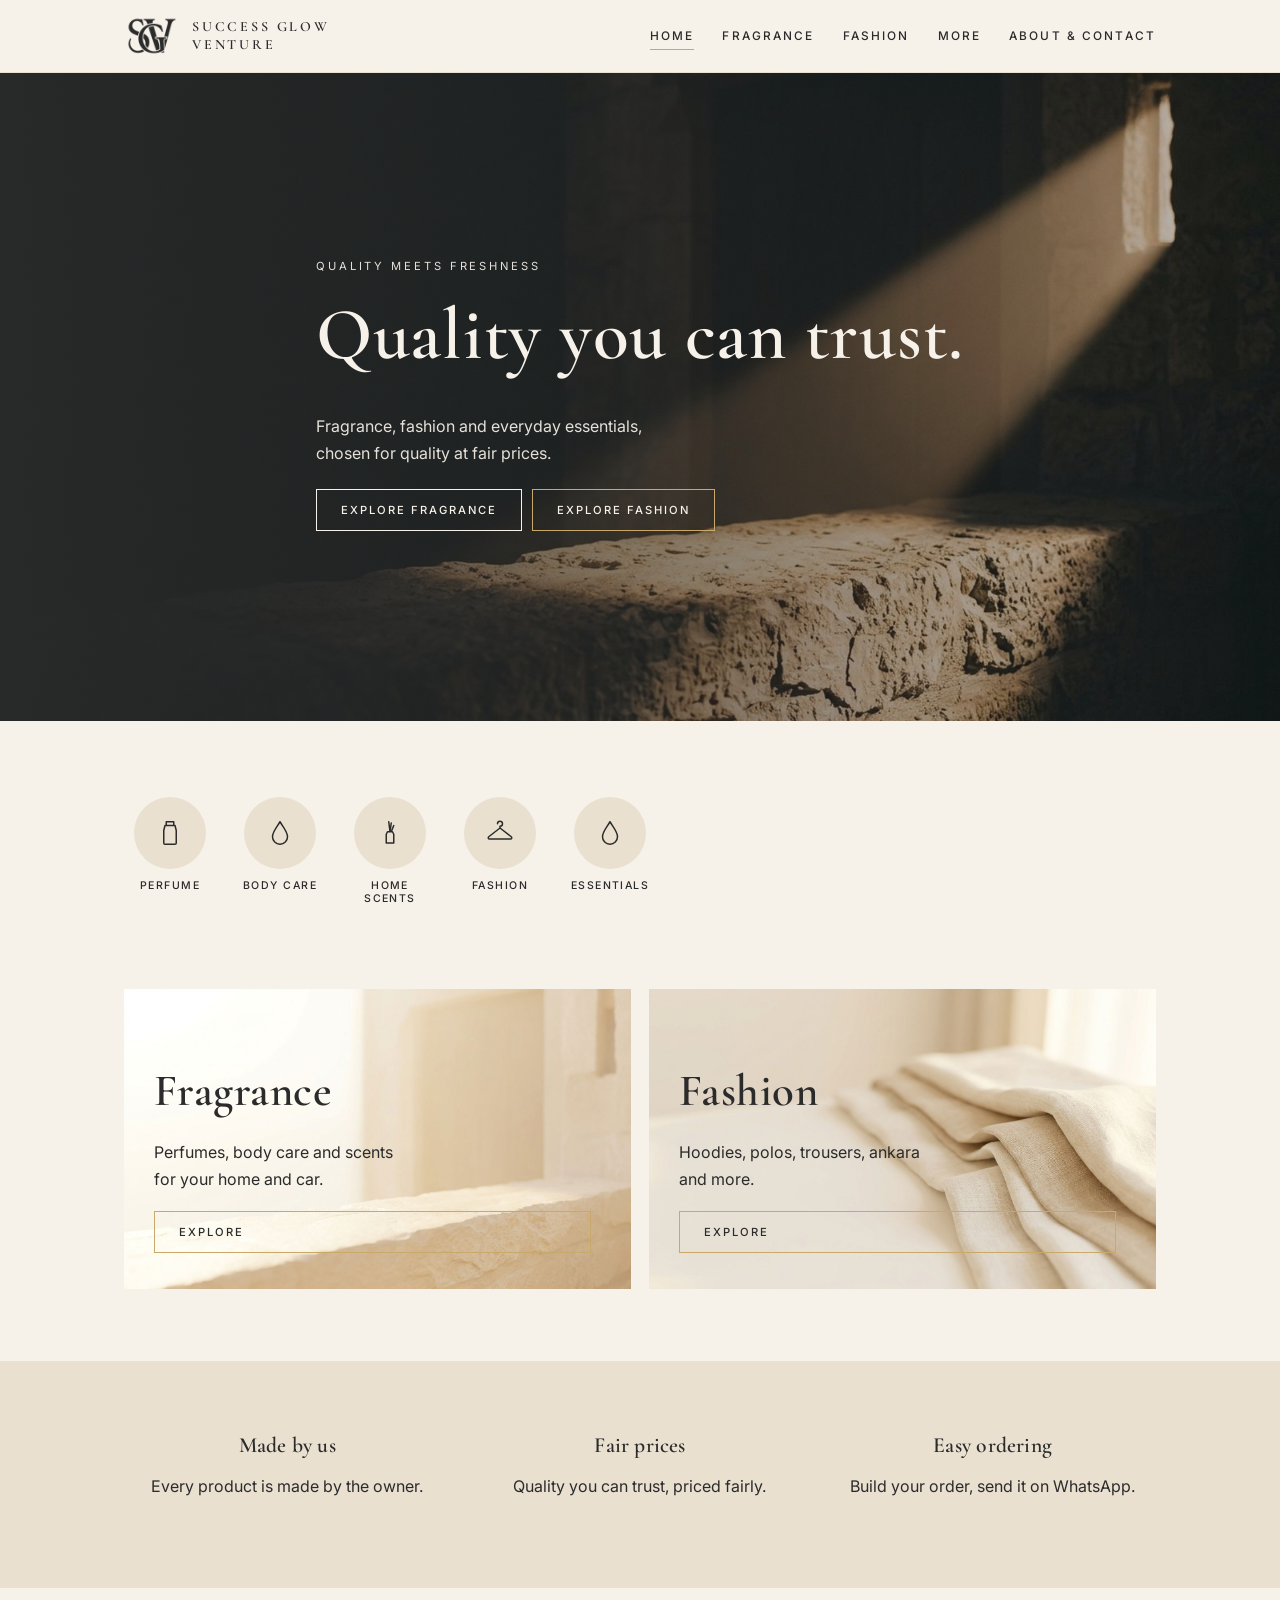
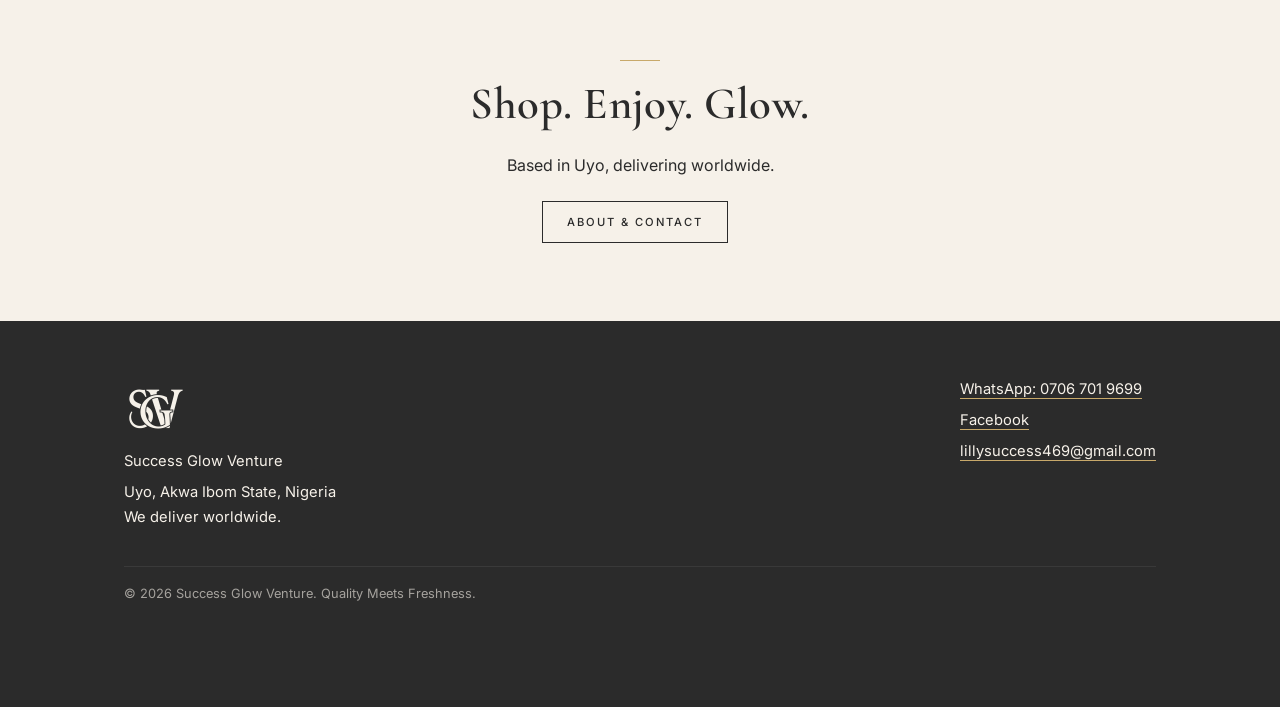
<file: index.html>
<!DOCTYPE html>
<html lang="en"><head><meta charset="utf-8"><meta name="viewport" content="width=device-width,initial-scale=1">
<title>Success Glow Venture | Fragrance, Fashion and Essentials</title><meta name="description" content="Quality you can trust. Fragrance, fashion and everyday essentials from Uyo, delivered worldwide."><meta name="theme-color" content="#F6F1E9">
<link rel="icon" href="favicon.svg" type="image/svg+xml"><link rel="apple-touch-icon" href="apple-touch-icon.png">
<link rel="preconnect" href="https://fonts.googleapis.com"><link rel="preconnect" href="https://fonts.gstatic.com" crossorigin>
<link href="https://fonts.googleapis.com/css2?family=Cormorant+Garamond:wght@600&family=Inter:wght@400;500&display=swap" rel="stylesheet">
<link rel="stylesheet" href="style.css"></head><body><svg width="0" height="0" style="position:absolute" aria-hidden="true"><symbol id="bottle" viewBox="0 0 24 24"><path d="M9 3h6v3H9zM8 6h8l1 4v10a1 1 0 0 1-1 1H8a1 1 0 0 1-1-1V10z"/></symbol><symbol id="drop" viewBox="0 0 24 24"><path d="M12 3C9 8 6 11 6 15a6 6 0 0 0 12 0c0-4-3-7-6-12z"/></symbol><symbol id="diff" viewBox="0 0 24 24"><path d="M10 11h4l1 2v7H9v-7zM11 3l1 8M13 4l-1 7M15 6l-2 5"/></symbol><symbol id="hang" viewBox="0 0 24 24"><path d="M12 8V6.5a2 2 0 1 0-2-2M12 8l9 7a1 1 0 0 1-.6 1.8H3.6A1 1 0 0 1 3 15z"/></symbol><symbol id="bag" viewBox="0 0 24 24"><path d="M5 8h14l1 12H4zM9 8V6a3 3 0 0 1 6 0v2"/></symbol></svg>
<header><div class="bar"><a class="brand" href="index.html"><img src="logo-dark.png" alt="SGV monogram"><span>Success Glow<br>Venture</span></a><nav aria-label="Main"><a href="index.html" aria-current="page">Home</a><a href="fragrance.html">Fragrance</a><a href="fashion.html">Fashion</a><a href="more.html">More</a><a href="contact.html">About &amp; Contact</a></nav></div></header>
<main><section class="hero"><div class="wrap"><p class="eyebrow">Quality Meets Freshness</p><h1>Quality you can trust.</h1><p>Fragrance, fashion and everyday essentials, chosen for quality at fair prices.</p><a class="btn" href="fragrance.html">Explore fragrance</a><a class="btn alt" href="fashion.html">Explore fashion</a></div></section>
<section><div class="wrap"><div class="cats"><a class="cat" href="fragrance.html#perfume"><span><svg class="ic" viewBox="0 0 24 24" fill="none" stroke="currentColor" stroke-width="1.2" stroke-linecap="round" stroke-linejoin="round" aria-hidden="true"><use href="#bottle"/></svg></span>Perfume</a><a class="cat" href="fragrance.html#body"><span><svg class="ic" viewBox="0 0 24 24" fill="none" stroke="currentColor" stroke-width="1.2" stroke-linecap="round" stroke-linejoin="round" aria-hidden="true"><use href="#drop"/></svg></span>Body care</a><a class="cat" href="fragrance.html#home"><span><svg class="ic" viewBox="0 0 24 24" fill="none" stroke="currentColor" stroke-width="1.2" stroke-linecap="round" stroke-linejoin="round" aria-hidden="true"><use href="#diff"/></svg></span>Home scents</a><a class="cat" href="fashion.html"><span><svg class="ic" viewBox="0 0 24 24" fill="none" stroke="currentColor" stroke-width="1.2" stroke-linecap="round" stroke-linejoin="round" aria-hidden="true"><use href="#hang"/></svg></span>Fashion</a><a class="cat" href="more.html"><span><svg class="ic" viewBox="0 0 24 24" fill="none" stroke="currentColor" stroke-width="1.2" stroke-linecap="round" stroke-linejoin="round" aria-hidden="true"><use href="#drop"/></svg></span>Essentials</a></div></div></section>
<section style="padding-top:8px"><div class="wrap two"><a class="pil" href="fragrance.html" style="background-image:url(fragrance-header.jpg)"><h2>Fragrance</h2><p>Perfumes, body care and scents for your home and car.</p><span class="btn alt">Explore</span></a><a class="pil" href="fashion.html" style="background-image:url(fashion-header.jpg)"><h2>Fashion</h2><p>Hoodies, polos, trousers, ankara and more.</p><span class="btn alt">Explore</span></a></div></section>
<section class="sand"><div class="wrap pts"><div><h3>Made by us</h3><p>Every product is made by the owner.</p></div><div><h3>Fair prices</h3><p>Quality you can trust, priced fairly.</p></div><div><h3>Easy ordering</h3><p>Build your order, send it on WhatsApp.</p></div></div></section>
<section><div class="wrap" style="text-align:center"><div class="gold" style="margin:0 auto 18px"></div><h2>Shop. Enjoy. Glow.</h2><p>Based in Uyo, delivering worldwide.</p><a class="btn" href="contact.html">About &amp; contact</a></div></section></main>
<footer><div class="wrap"><div><img src="logo-light.png" alt=""><p>Success Glow Venture</p><p>Uyo, Akwa Ibom State, Nigeria<br>We deliver worldwide.</p></div>
<div><p><a href="https://wa.me/2347067019699">WhatsApp: 0706 701 9699</a></p><p><a href="https://www.facebook.com/profile.php?id=61556378224722" target="_blank" rel="noopener">Facebook</a></p><p><a href="mailto:lillysuccess469@gmail.com">lillysuccess469@gmail.com</a></p></div>
<p class="copy">&copy; 2026 Success Glow Venture. Quality Meets Freshness.</p></div></footer>
<script src="app.js" defer></script></body></html>
</file>
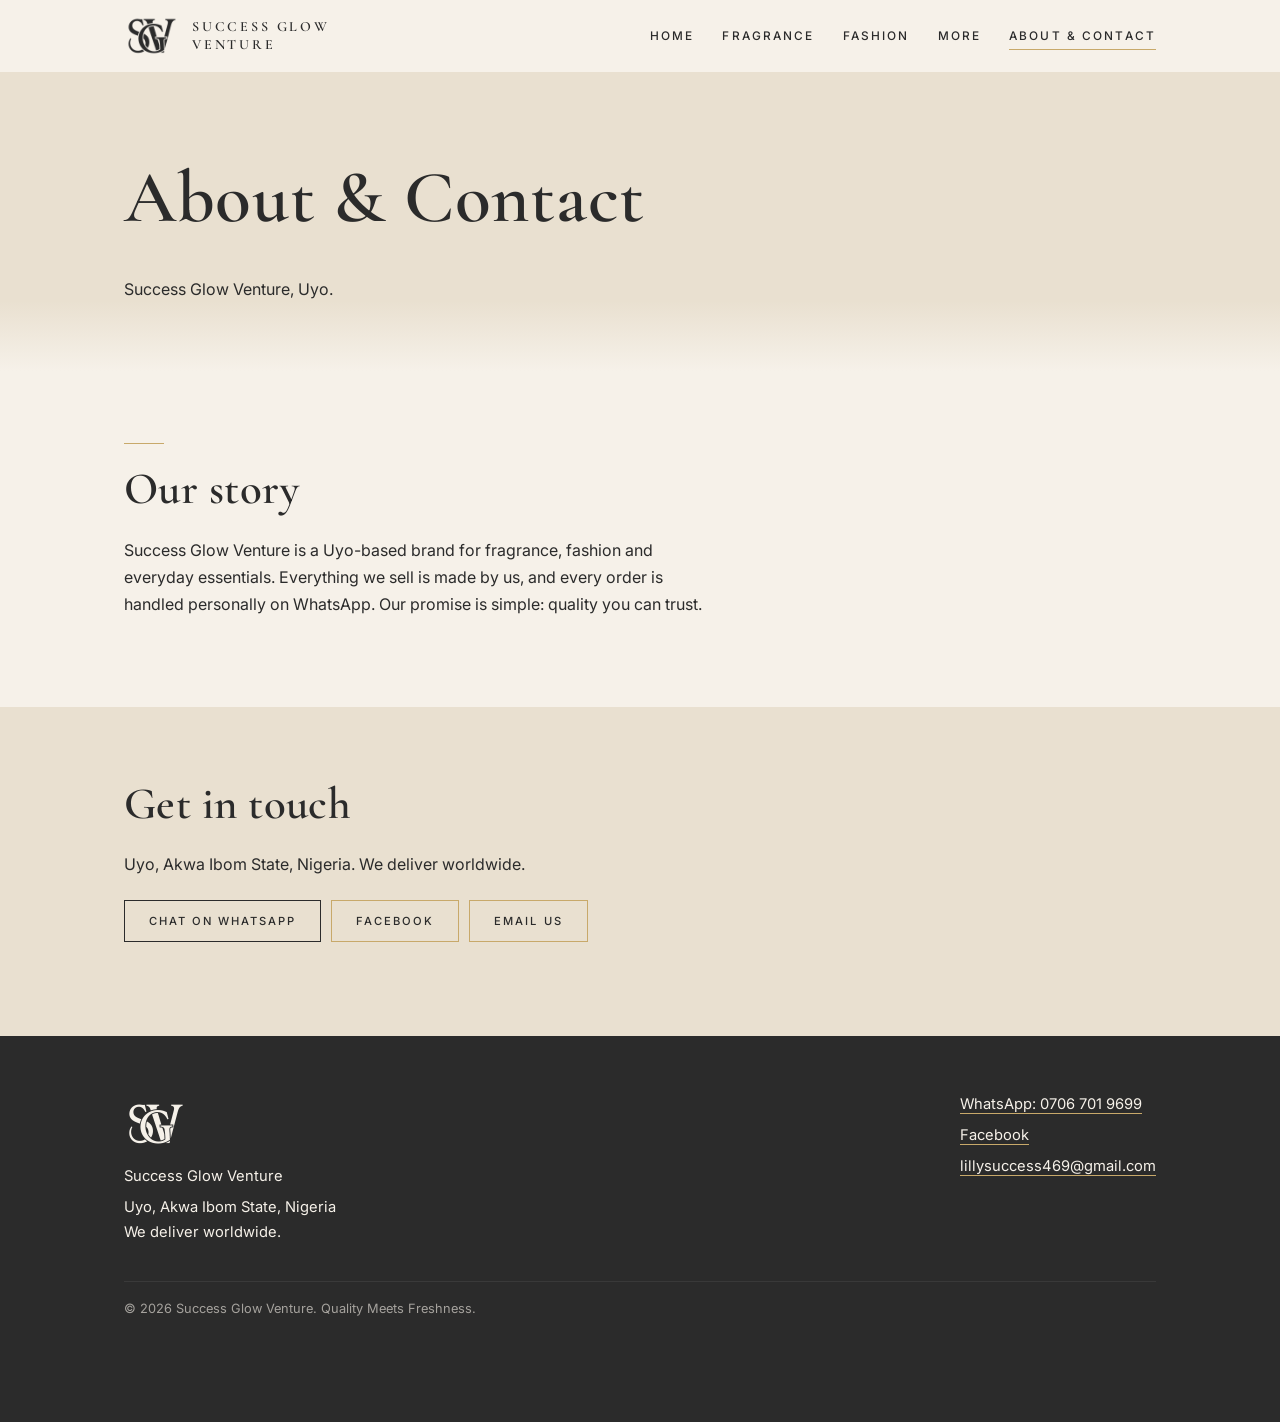
<file: contact.html>
<!DOCTYPE html>
<html lang="en"><head><meta charset="utf-8"><meta name="viewport" content="width=device-width,initial-scale=1">
<title>About and Contact | Success Glow Venture</title><meta name="description" content="Contact Success Glow Venture in Uyo on WhatsApp, Facebook or email."><meta name="theme-color" content="#F6F1E9">
<link rel="icon" href="favicon.svg" type="image/svg+xml"><link rel="apple-touch-icon" href="apple-touch-icon.png">
<link rel="preconnect" href="https://fonts.googleapis.com"><link rel="preconnect" href="https://fonts.gstatic.com" crossorigin>
<link href="https://fonts.googleapis.com/css2?family=Cormorant+Garamond:wght@600&family=Inter:wght@400;500&display=swap" rel="stylesheet">
<link rel="stylesheet" href="style.css"></head><body><svg width="0" height="0" style="position:absolute" aria-hidden="true"><symbol id="bottle" viewBox="0 0 24 24"><path d="M9 3h6v3H9zM8 6h8l1 4v10a1 1 0 0 1-1 1H8a1 1 0 0 1-1-1V10z"/></symbol><symbol id="drop" viewBox="0 0 24 24"><path d="M12 3C9 8 6 11 6 15a6 6 0 0 0 12 0c0-4-3-7-6-12z"/></symbol><symbol id="diff" viewBox="0 0 24 24"><path d="M10 11h4l1 2v7H9v-7zM11 3l1 8M13 4l-1 7M15 6l-2 5"/></symbol><symbol id="hang" viewBox="0 0 24 24"><path d="M12 8V6.5a2 2 0 1 0-2-2M12 8l9 7a1 1 0 0 1-.6 1.8H3.6A1 1 0 0 1 3 15z"/></symbol><symbol id="bag" viewBox="0 0 24 24"><path d="M5 8h14l1 12H4zM9 8V6a3 3 0 0 1 6 0v2"/></symbol></svg>
<header><div class="bar"><a class="brand" href="index.html"><img src="logo-dark.png" alt="SGV monogram"><span>Success Glow<br>Venture</span></a><nav aria-label="Main"><a href="index.html">Home</a><a href="fragrance.html">Fragrance</a><a href="fashion.html">Fashion</a><a href="more.html">More</a><a href="contact.html" aria-current="page">About &amp; Contact</a></nav></div></header>
<main><section class="ph" style=""><div class="wrap"><h1>About &amp; Contact</h1><p>Success Glow Venture, Uyo.</p></div></section><section><div class="wrap"><div class="gold"></div><h2>Our story</h2><p style="max-width:60ch">Success Glow Venture is a Uyo-based brand for fragrance, fashion and everyday essentials. Everything we sell is made by us, and every order is handled personally on WhatsApp. Our promise is simple: quality you can trust.</p></div></section>
<section class="sand"><div class="wrap"><h2>Get in touch</h2><p>Uyo, Akwa Ibom State, Nigeria. We deliver worldwide.</p><p><a class="btn" href="https://wa.me/2347067019699">Chat on WhatsApp</a><a class="btn alt" href="https://www.facebook.com/profile.php?id=61556378224722" target="_blank" rel="noopener">Facebook</a><a class="btn alt" href="mailto:lillysuccess469@gmail.com">Email us</a></p></div></section></main>
<footer><div class="wrap"><div><img src="logo-light.png" alt=""><p>Success Glow Venture</p><p>Uyo, Akwa Ibom State, Nigeria<br>We deliver worldwide.</p></div>
<div><p><a href="https://wa.me/2347067019699">WhatsApp: 0706 701 9699</a></p><p><a href="https://www.facebook.com/profile.php?id=61556378224722" target="_blank" rel="noopener">Facebook</a></p><p><a href="mailto:lillysuccess469@gmail.com">lillysuccess469@gmail.com</a></p></div>
<p class="copy">&copy; 2026 Success Glow Venture. Quality Meets Freshness.</p></div></footer>
<script src="app.js" defer></script></body></html>
</file>
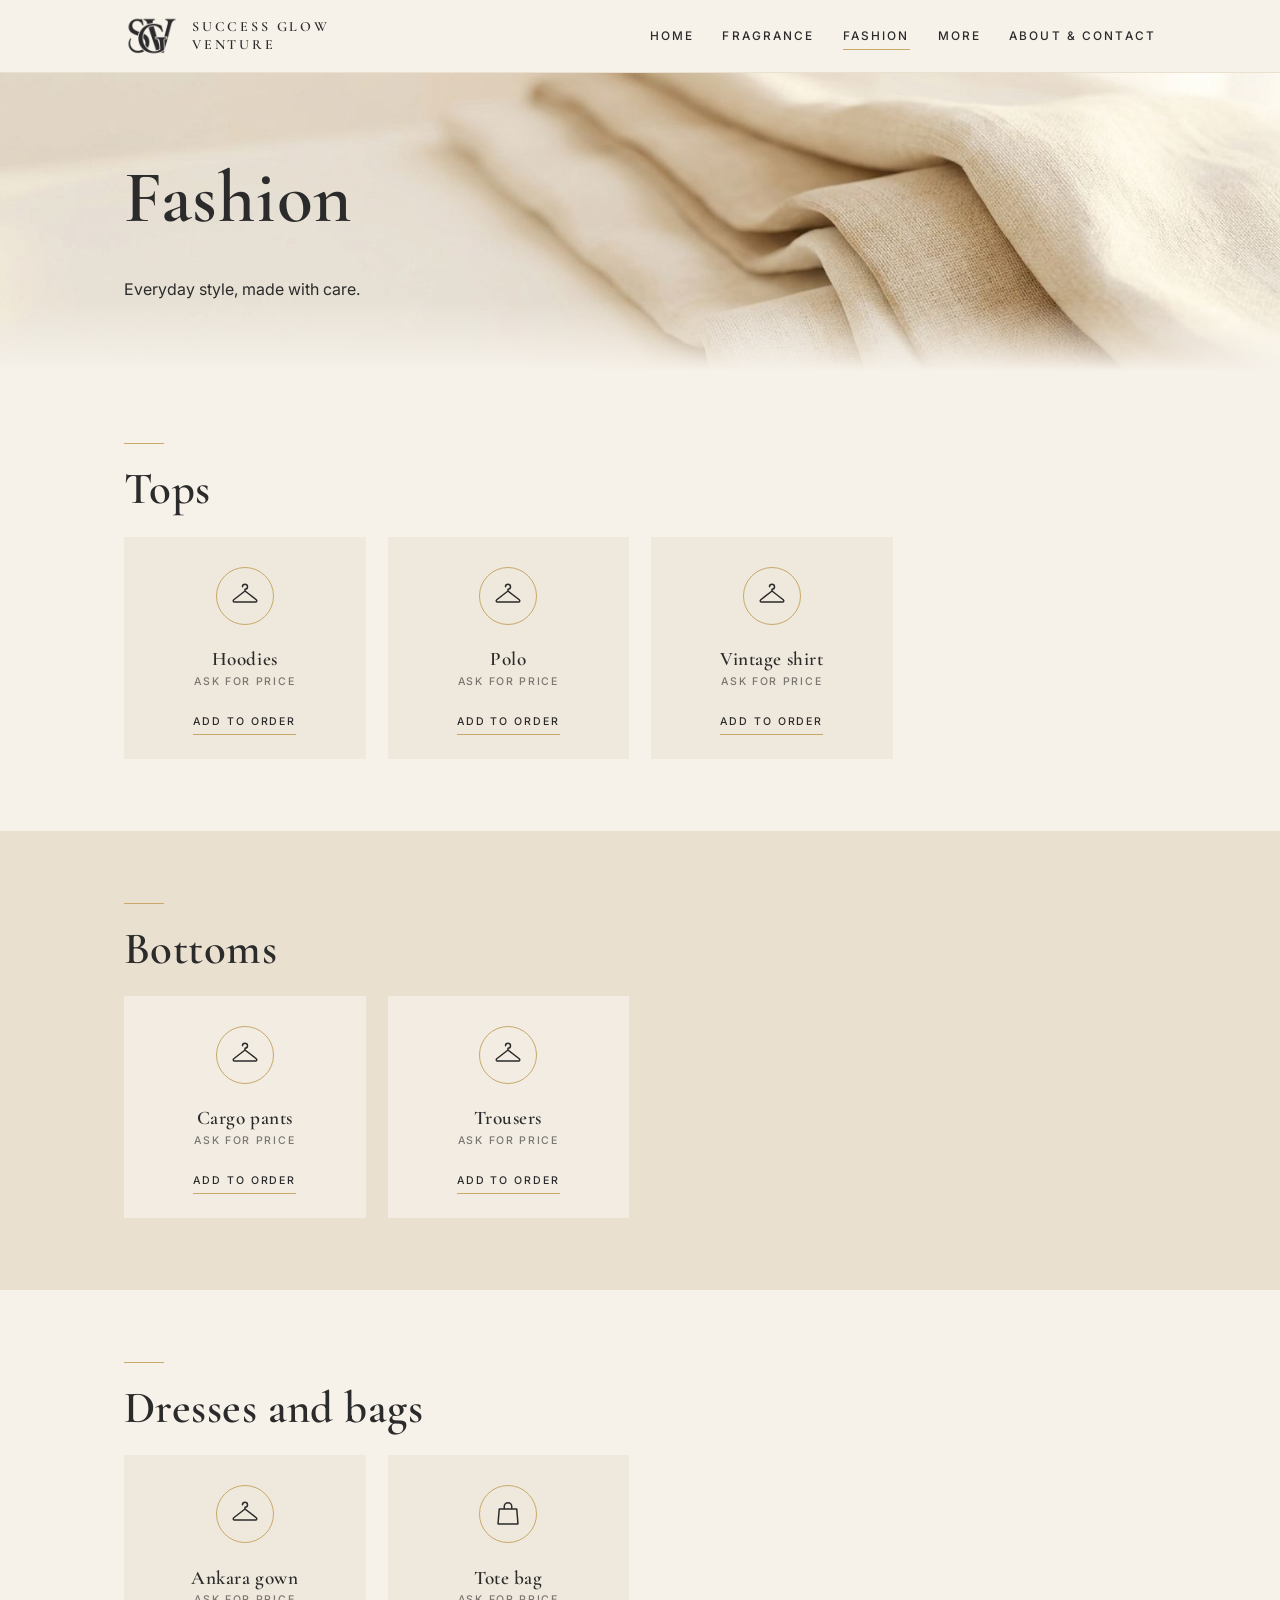
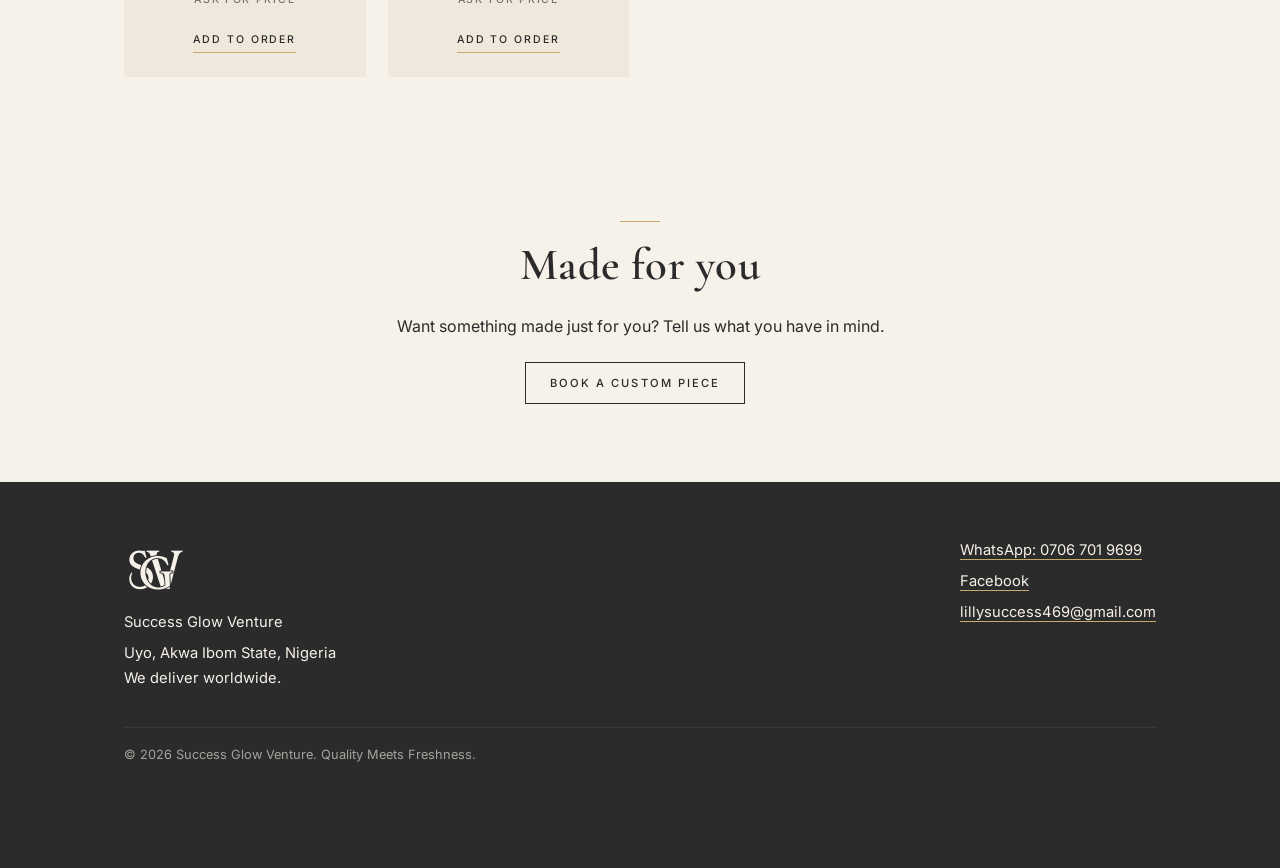
<file: fashion.html>
<!DOCTYPE html>
<html lang="en"><head><meta charset="utf-8"><meta name="viewport" content="width=device-width,initial-scale=1">
<title>Fashion | Success Glow Venture</title><meta name="description" content="Hoodies, polos, vintage shirts, cargo pants, trousers, ankara gowns and tote bags."><meta name="theme-color" content="#F6F1E9">
<link rel="icon" href="favicon.svg" type="image/svg+xml"><link rel="apple-touch-icon" href="apple-touch-icon.png">
<link rel="preconnect" href="https://fonts.googleapis.com"><link rel="preconnect" href="https://fonts.gstatic.com" crossorigin>
<link href="https://fonts.googleapis.com/css2?family=Cormorant+Garamond:wght@600&family=Inter:wght@400;500&display=swap" rel="stylesheet">
<link rel="stylesheet" href="style.css"></head><body><svg width="0" height="0" style="position:absolute" aria-hidden="true"><symbol id="bottle" viewBox="0 0 24 24"><path d="M9 3h6v3H9zM8 6h8l1 4v10a1 1 0 0 1-1 1H8a1 1 0 0 1-1-1V10z"/></symbol><symbol id="drop" viewBox="0 0 24 24"><path d="M12 3C9 8 6 11 6 15a6 6 0 0 0 12 0c0-4-3-7-6-12z"/></symbol><symbol id="diff" viewBox="0 0 24 24"><path d="M10 11h4l1 2v7H9v-7zM11 3l1 8M13 4l-1 7M15 6l-2 5"/></symbol><symbol id="hang" viewBox="0 0 24 24"><path d="M12 8V6.5a2 2 0 1 0-2-2M12 8l9 7a1 1 0 0 1-.6 1.8H3.6A1 1 0 0 1 3 15z"/></symbol><symbol id="bag" viewBox="0 0 24 24"><path d="M5 8h14l1 12H4zM9 8V6a3 3 0 0 1 6 0v2"/></symbol></svg>
<header><div class="bar"><a class="brand" href="index.html"><img src="logo-dark.png" alt="SGV monogram"><span>Success Glow<br>Venture</span></a><nav aria-label="Main"><a href="index.html">Home</a><a href="fragrance.html">Fragrance</a><a href="fashion.html" aria-current="page">Fashion</a><a href="more.html">More</a><a href="contact.html">About &amp; Contact</a></nav></div></header>
<main><section class="ph" style="background-image:url(fashion-header.jpg)"><div class="wrap"><h1>Fashion</h1><p>Everyday style, made with care.</p></div></section><section id="tops" class=""><div class="wrap"><div class="gold"></div><h2>Tops</h2><div class="grid"><div class="card"><svg class="ic" viewBox="0 0 24 24" fill="none" stroke="currentColor" stroke-width="1.2" stroke-linecap="round" stroke-linejoin="round" aria-hidden="true"><use href="#hang"/></svg><h3>Hoodies</h3><p class="price">Ask for price</p><button class="btn" data-add="Hoodies">Add to order</button></div><div class="card"><svg class="ic" viewBox="0 0 24 24" fill="none" stroke="currentColor" stroke-width="1.2" stroke-linecap="round" stroke-linejoin="round" aria-hidden="true"><use href="#hang"/></svg><h3>Polo</h3><p class="price">Ask for price</p><button class="btn" data-add="Polo">Add to order</button></div><div class="card"><svg class="ic" viewBox="0 0 24 24" fill="none" stroke="currentColor" stroke-width="1.2" stroke-linecap="round" stroke-linejoin="round" aria-hidden="true"><use href="#hang"/></svg><h3>Vintage shirt</h3><p class="price">Ask for price</p><button class="btn" data-add="Vintage shirt">Add to order</button></div></div></div></section><section id="bottoms" class="sand"><div class="wrap"><div class="gold"></div><h2>Bottoms</h2><div class="grid"><div class="card"><svg class="ic" viewBox="0 0 24 24" fill="none" stroke="currentColor" stroke-width="1.2" stroke-linecap="round" stroke-linejoin="round" aria-hidden="true"><use href="#hang"/></svg><h3>Cargo pants</h3><p class="price">Ask for price</p><button class="btn" data-add="Cargo pants">Add to order</button></div><div class="card"><svg class="ic" viewBox="0 0 24 24" fill="none" stroke="currentColor" stroke-width="1.2" stroke-linecap="round" stroke-linejoin="round" aria-hidden="true"><use href="#hang"/></svg><h3>Trousers</h3><p class="price">Ask for price</p><button class="btn" data-add="Trousers">Add to order</button></div></div></div></section><section id="dresses" class=""><div class="wrap"><div class="gold"></div><h2>Dresses and bags</h2><div class="grid"><div class="card"><svg class="ic" viewBox="0 0 24 24" fill="none" stroke="currentColor" stroke-width="1.2" stroke-linecap="round" stroke-linejoin="round" aria-hidden="true"><use href="#hang"/></svg><h3>Ankara gown</h3><p class="price">Ask for price</p><button class="btn" data-add="Ankara gown">Add to order</button></div><div class="card"><svg class="ic" viewBox="0 0 24 24" fill="none" stroke="currentColor" stroke-width="1.2" stroke-linecap="round" stroke-linejoin="round" aria-hidden="true"><use href="#bag"/></svg><h3>Tote bag</h3><p class="price">Ask for price</p><button class="btn" data-add="Tote bag">Add to order</button></div></div></div></section><section><div class="wrap" style="text-align:center"><div class="gold" style="margin:0 auto 18px"></div><h2>Made for you</h2><p>Want something made just for you? Tell us what you have in mind.</p><a class="btn" href="https://wa.me/2347067019699?text=Hello%2C%20I%20would%20like%20to%20book%20a%20custom-made%20piece.">Book a custom piece</a></div></section></main>
<footer><div class="wrap"><div><img src="logo-light.png" alt=""><p>Success Glow Venture</p><p>Uyo, Akwa Ibom State, Nigeria<br>We deliver worldwide.</p></div>
<div><p><a href="https://wa.me/2347067019699">WhatsApp: 0706 701 9699</a></p><p><a href="https://www.facebook.com/profile.php?id=61556378224722" target="_blank" rel="noopener">Facebook</a></p><p><a href="mailto:lillysuccess469@gmail.com">lillysuccess469@gmail.com</a></p></div>
<p class="copy">&copy; 2026 Success Glow Venture. Quality Meets Freshness.</p></div></footer>
<script src="app.js" defer></script></body></html>
</file>
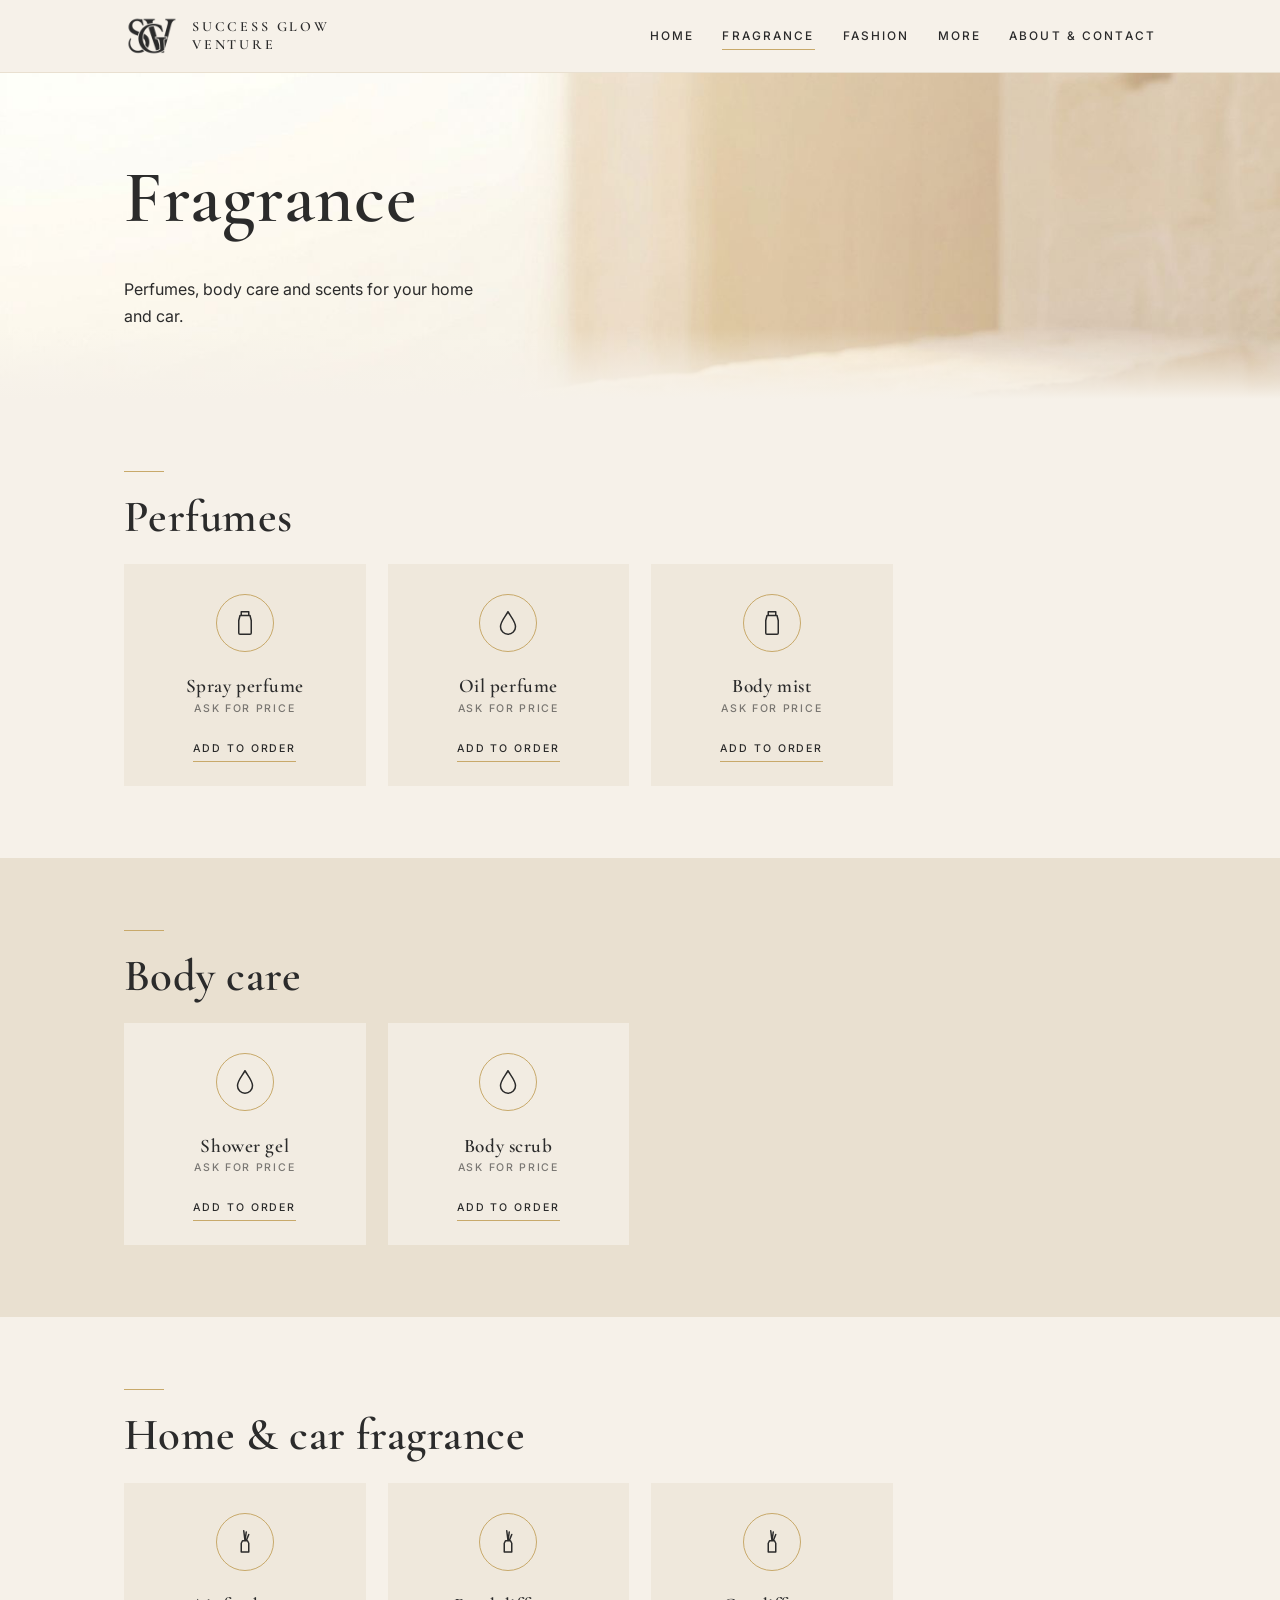
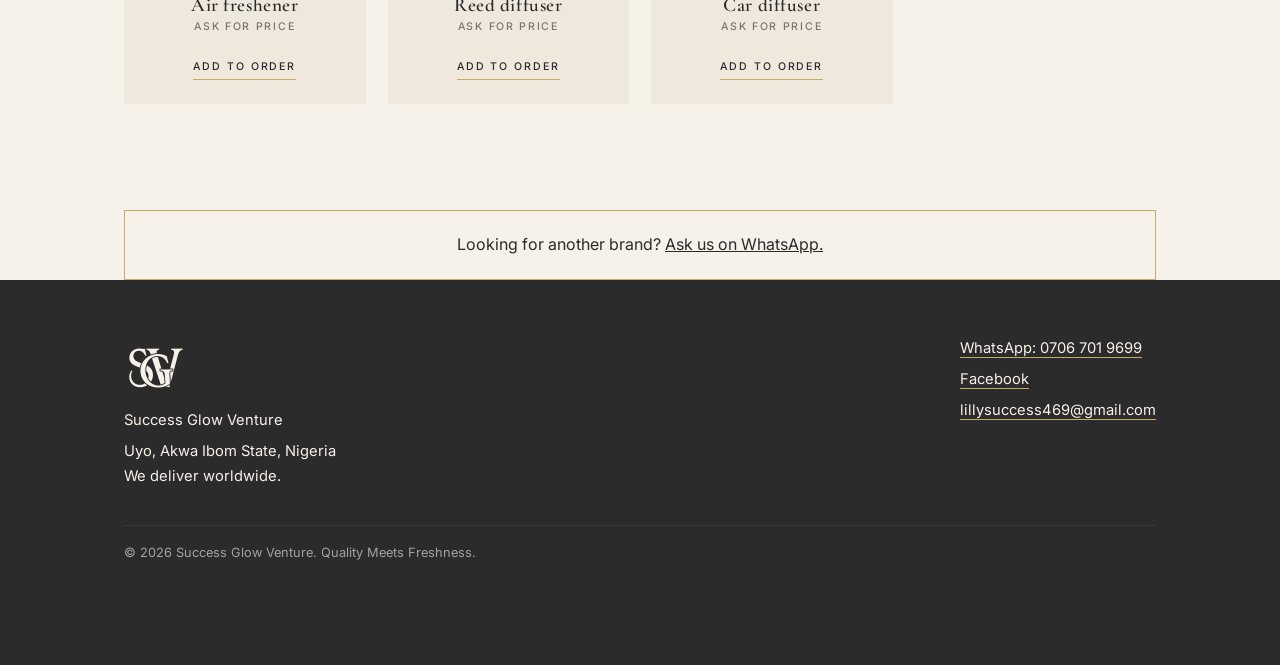
<file: fragrance.html>
<!DOCTYPE html>
<html lang="en"><head><meta charset="utf-8"><meta name="viewport" content="width=device-width,initial-scale=1">
<title>Fragrance | Success Glow Venture</title><meta name="description" content="Spray perfume, oil perfume, body mist, body care and home fragrance."><meta name="theme-color" content="#F6F1E9">
<link rel="icon" href="favicon.svg" type="image/svg+xml"><link rel="apple-touch-icon" href="apple-touch-icon.png">
<link rel="preconnect" href="https://fonts.googleapis.com"><link rel="preconnect" href="https://fonts.gstatic.com" crossorigin>
<link href="https://fonts.googleapis.com/css2?family=Cormorant+Garamond:wght@600&family=Inter:wght@400;500&display=swap" rel="stylesheet">
<link rel="stylesheet" href="style.css"></head><body><svg width="0" height="0" style="position:absolute" aria-hidden="true"><symbol id="bottle" viewBox="0 0 24 24"><path d="M9 3h6v3H9zM8 6h8l1 4v10a1 1 0 0 1-1 1H8a1 1 0 0 1-1-1V10z"/></symbol><symbol id="drop" viewBox="0 0 24 24"><path d="M12 3C9 8 6 11 6 15a6 6 0 0 0 12 0c0-4-3-7-6-12z"/></symbol><symbol id="diff" viewBox="0 0 24 24"><path d="M10 11h4l1 2v7H9v-7zM11 3l1 8M13 4l-1 7M15 6l-2 5"/></symbol><symbol id="hang" viewBox="0 0 24 24"><path d="M12 8V6.5a2 2 0 1 0-2-2M12 8l9 7a1 1 0 0 1-.6 1.8H3.6A1 1 0 0 1 3 15z"/></symbol><symbol id="bag" viewBox="0 0 24 24"><path d="M5 8h14l1 12H4zM9 8V6a3 3 0 0 1 6 0v2"/></symbol></svg>
<header><div class="bar"><a class="brand" href="index.html"><img src="logo-dark.png" alt="SGV monogram"><span>Success Glow<br>Venture</span></a><nav aria-label="Main"><a href="index.html">Home</a><a href="fragrance.html" aria-current="page">Fragrance</a><a href="fashion.html">Fashion</a><a href="more.html">More</a><a href="contact.html">About &amp; Contact</a></nav></div></header>
<main><section class="ph" style="background-image:url(fragrance-header.jpg)"><div class="wrap"><h1>Fragrance</h1><p>Perfumes, body care and scents for your home and car.</p></div></section><section id="perfume" class=""><div class="wrap"><div class="gold"></div><h2>Perfumes</h2><div class="grid"><div class="card"><svg class="ic" viewBox="0 0 24 24" fill="none" stroke="currentColor" stroke-width="1.2" stroke-linecap="round" stroke-linejoin="round" aria-hidden="true"><use href="#bottle"/></svg><h3>Spray perfume</h3><p class="price">Ask for price</p><button class="btn" data-add="Spray perfume">Add to order</button></div><div class="card"><svg class="ic" viewBox="0 0 24 24" fill="none" stroke="currentColor" stroke-width="1.2" stroke-linecap="round" stroke-linejoin="round" aria-hidden="true"><use href="#drop"/></svg><h3>Oil perfume</h3><p class="price">Ask for price</p><button class="btn" data-add="Oil perfume">Add to order</button></div><div class="card"><svg class="ic" viewBox="0 0 24 24" fill="none" stroke="currentColor" stroke-width="1.2" stroke-linecap="round" stroke-linejoin="round" aria-hidden="true"><use href="#bottle"/></svg><h3>Body mist</h3><p class="price">Ask for price</p><button class="btn" data-add="Body mist">Add to order</button></div></div></div></section><section id="body" class="sand"><div class="wrap"><div class="gold"></div><h2>Body care</h2><div class="grid"><div class="card"><svg class="ic" viewBox="0 0 24 24" fill="none" stroke="currentColor" stroke-width="1.2" stroke-linecap="round" stroke-linejoin="round" aria-hidden="true"><use href="#drop"/></svg><h3>Shower gel</h3><p class="price">Ask for price</p><button class="btn" data-add="Shower gel">Add to order</button></div><div class="card"><svg class="ic" viewBox="0 0 24 24" fill="none" stroke="currentColor" stroke-width="1.2" stroke-linecap="round" stroke-linejoin="round" aria-hidden="true"><use href="#drop"/></svg><h3>Body scrub</h3><p class="price">Ask for price</p><button class="btn" data-add="Body scrub">Add to order</button></div></div></div></section><section id="home" class=""><div class="wrap"><div class="gold"></div><h2>Home &amp; car fragrance</h2><div class="grid"><div class="card"><svg class="ic" viewBox="0 0 24 24" fill="none" stroke="currentColor" stroke-width="1.2" stroke-linecap="round" stroke-linejoin="round" aria-hidden="true"><use href="#diff"/></svg><h3>Air freshener</h3><p class="price">Ask for price</p><button class="btn" data-add="Air freshener">Add to order</button></div><div class="card"><svg class="ic" viewBox="0 0 24 24" fill="none" stroke="currentColor" stroke-width="1.2" stroke-linecap="round" stroke-linejoin="round" aria-hidden="true"><use href="#diff"/></svg><h3>Reed diffuser</h3><p class="price">Ask for price</p><button class="btn" data-add="Reed diffuser">Add to order</button></div><div class="card"><svg class="ic" viewBox="0 0 24 24" fill="none" stroke="currentColor" stroke-width="1.2" stroke-linecap="round" stroke-linejoin="round" aria-hidden="true"><use href="#diff"/></svg><h3>Car diffuser</h3><p class="price">Ask for price</p><button class="btn" data-add="Car diffuser">Add to order</button></div></div></div></section><div class="wrap"><div class="note">Looking for another brand? <a href="https://wa.me/2347067019699?text=Hello%2C%20I%20am%20looking%20for%20another%20brand%3A%20">Ask us on WhatsApp.</a></div></div></main>
<footer><div class="wrap"><div><img src="logo-light.png" alt=""><p>Success Glow Venture</p><p>Uyo, Akwa Ibom State, Nigeria<br>We deliver worldwide.</p></div>
<div><p><a href="https://wa.me/2347067019699">WhatsApp: 0706 701 9699</a></p><p><a href="https://www.facebook.com/profile.php?id=61556378224722" target="_blank" rel="noopener">Facebook</a></p><p><a href="mailto:lillysuccess469@gmail.com">lillysuccess469@gmail.com</a></p></div>
<p class="copy">&copy; 2026 Success Glow Venture. Quality Meets Freshness.</p></div></footer>
<script src="app.js" defer></script></body></html>
</file>
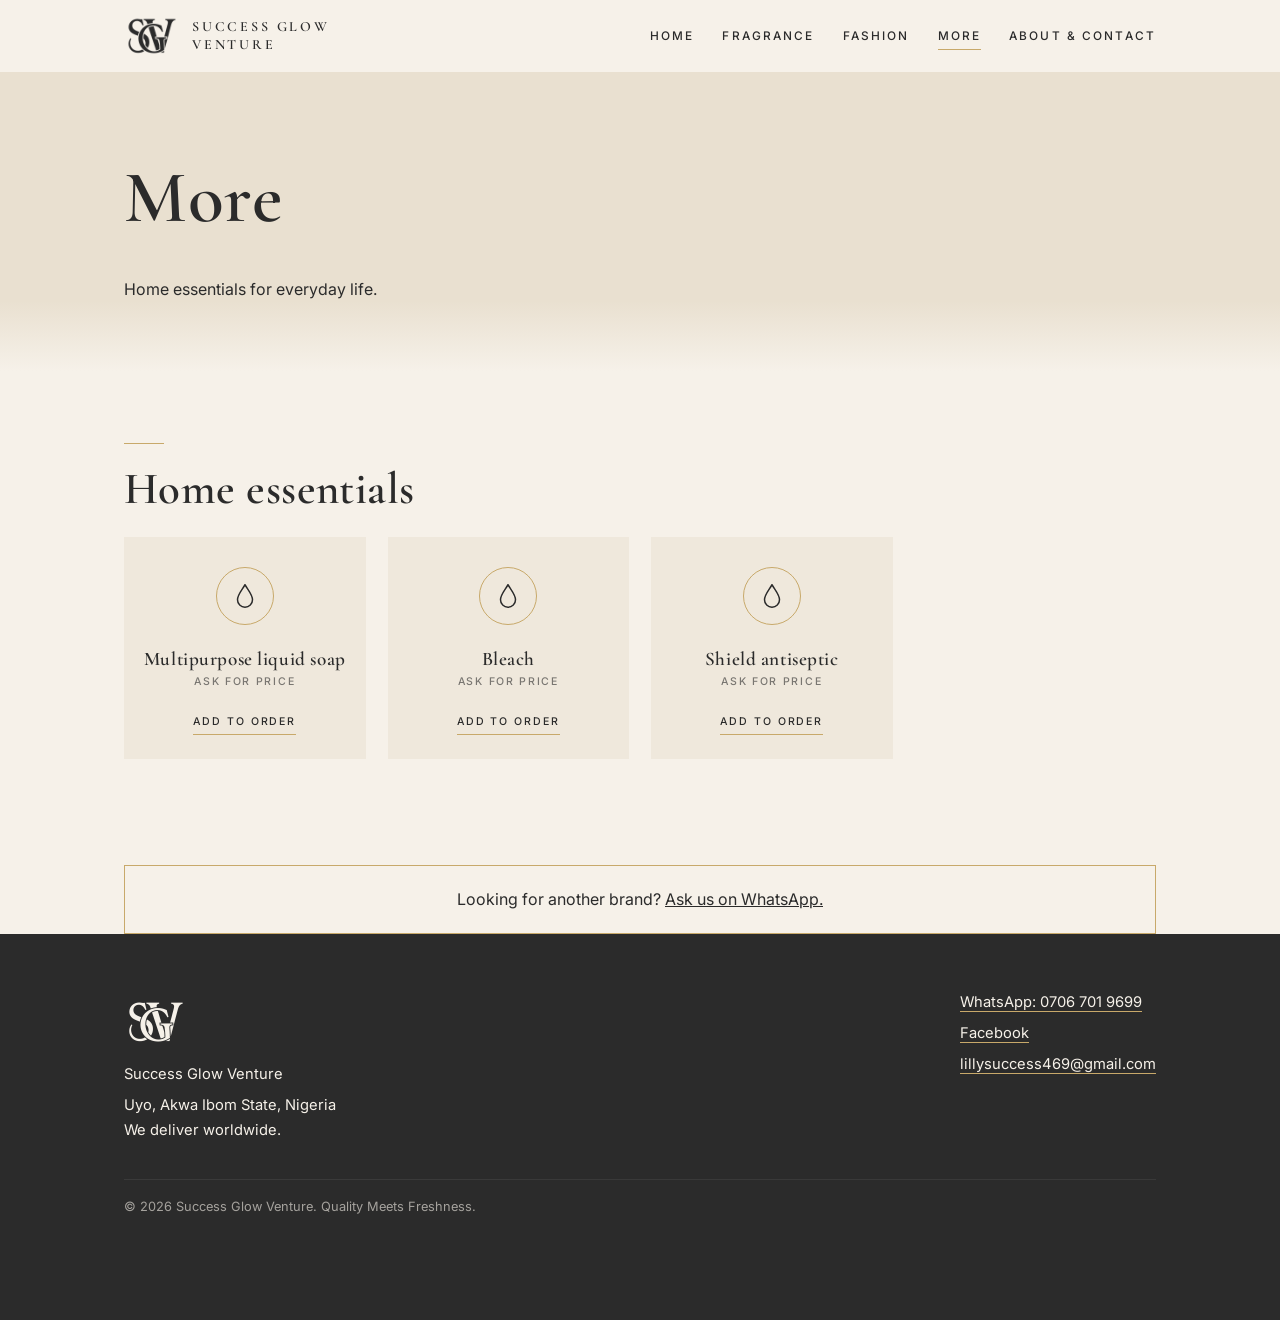
<file: more.html>
<!DOCTYPE html>
<html lang="en"><head><meta charset="utf-8"><meta name="viewport" content="width=device-width,initial-scale=1">
<title>More | Success Glow Venture</title><meta name="description" content="Home essentials from Success Glow Venture."><meta name="theme-color" content="#F6F1E9">
<link rel="icon" href="favicon.svg" type="image/svg+xml"><link rel="apple-touch-icon" href="apple-touch-icon.png">
<link rel="preconnect" href="https://fonts.googleapis.com"><link rel="preconnect" href="https://fonts.gstatic.com" crossorigin>
<link href="https://fonts.googleapis.com/css2?family=Cormorant+Garamond:wght@600&family=Inter:wght@400;500&display=swap" rel="stylesheet">
<link rel="stylesheet" href="style.css"></head><body><svg width="0" height="0" style="position:absolute" aria-hidden="true"><symbol id="bottle" viewBox="0 0 24 24"><path d="M9 3h6v3H9zM8 6h8l1 4v10a1 1 0 0 1-1 1H8a1 1 0 0 1-1-1V10z"/></symbol><symbol id="drop" viewBox="0 0 24 24"><path d="M12 3C9 8 6 11 6 15a6 6 0 0 0 12 0c0-4-3-7-6-12z"/></symbol><symbol id="diff" viewBox="0 0 24 24"><path d="M10 11h4l1 2v7H9v-7zM11 3l1 8M13 4l-1 7M15 6l-2 5"/></symbol><symbol id="hang" viewBox="0 0 24 24"><path d="M12 8V6.5a2 2 0 1 0-2-2M12 8l9 7a1 1 0 0 1-.6 1.8H3.6A1 1 0 0 1 3 15z"/></symbol><symbol id="bag" viewBox="0 0 24 24"><path d="M5 8h14l1 12H4zM9 8V6a3 3 0 0 1 6 0v2"/></symbol></svg>
<header><div class="bar"><a class="brand" href="index.html"><img src="logo-dark.png" alt="SGV monogram"><span>Success Glow<br>Venture</span></a><nav aria-label="Main"><a href="index.html">Home</a><a href="fragrance.html">Fragrance</a><a href="fashion.html">Fashion</a><a href="more.html" aria-current="page">More</a><a href="contact.html">About &amp; Contact</a></nav></div></header>
<main><section class="ph" style=""><div class="wrap"><h1>More</h1><p>Home essentials for everyday life.</p></div></section><section id="essentials" class=""><div class="wrap"><div class="gold"></div><h2>Home essentials</h2><div class="grid"><div class="card"><svg class="ic" viewBox="0 0 24 24" fill="none" stroke="currentColor" stroke-width="1.2" stroke-linecap="round" stroke-linejoin="round" aria-hidden="true"><use href="#drop"/></svg><h3>Multipurpose liquid soap</h3><p class="price">Ask for price</p><button class="btn" data-add="Multipurpose liquid soap">Add to order</button></div><div class="card"><svg class="ic" viewBox="0 0 24 24" fill="none" stroke="currentColor" stroke-width="1.2" stroke-linecap="round" stroke-linejoin="round" aria-hidden="true"><use href="#drop"/></svg><h3>Bleach</h3><p class="price">Ask for price</p><button class="btn" data-add="Bleach">Add to order</button></div><div class="card"><svg class="ic" viewBox="0 0 24 24" fill="none" stroke="currentColor" stroke-width="1.2" stroke-linecap="round" stroke-linejoin="round" aria-hidden="true"><use href="#drop"/></svg><h3>Shield antiseptic</h3><p class="price">Ask for price</p><button class="btn" data-add="Shield antiseptic">Add to order</button></div></div></div></section><div class="wrap"><div class="note">Looking for another brand? <a href="https://wa.me/2347067019699?text=Hello%2C%20I%20am%20looking%20for%20another%20brand%3A%20">Ask us on WhatsApp.</a></div></div></main>
<footer><div class="wrap"><div><img src="logo-light.png" alt=""><p>Success Glow Venture</p><p>Uyo, Akwa Ibom State, Nigeria<br>We deliver worldwide.</p></div>
<div><p><a href="https://wa.me/2347067019699">WhatsApp: 0706 701 9699</a></p><p><a href="https://www.facebook.com/profile.php?id=61556378224722" target="_blank" rel="noopener">Facebook</a></p><p><a href="mailto:lillysuccess469@gmail.com">lillysuccess469@gmail.com</a></p></div>
<p class="copy">&copy; 2026 Success Glow Venture. Quality Meets Freshness.</p></div></footer>
<script src="app.js" defer></script></body></html>
</file>
<file: style.css>
:root{--cream:#F6F1E9;--char:#2B2B2B;--gold:#C8A96A;--sand:#E9E0D0;--serif:'Cormorant Garamond',Georgia,serif;--sans:Inter,system-ui,sans-serif}
*{box-sizing:border-box}html{scroll-behavior:smooth}
body{margin:0;background:var(--cream);color:var(--char);font:400 16px/1.7 var(--sans);-webkit-font-smoothing:antialiased}
img{max-width:100%;display:block}a{color:inherit}
h1,h2,h3{font-family:var(--serif);font-weight:600;line-height:1.12;margin:0 0 .5em;letter-spacing:.01em}
h1{font-size:clamp(2.8rem,9vw,4.6rem)}h2{font-size:clamp(2rem,6vw,2.8rem)}h3{font-size:1.35rem}
.wrap{max-width:1080px;margin:0 auto;padding:0 24px}
header{position:sticky;top:0;z-index:20;background:rgba(246,241,233,.95);backdrop-filter:blur(8px);border-bottom:1px solid var(--sand)}
.bar{display:flex;align-items:center;justify-content:space-between;gap:12px;max-width:1080px;margin:0 auto;padding:8px 24px}
.brand{display:flex;align-items:center;gap:12px;text-decoration:none}
.brand img{height:56px;width:56px;object-fit:contain}
.brand span{font:600 .88rem/1.3 var(--serif);letter-spacing:.2em;text-transform:uppercase}
#mb{background:none;border:0;border-bottom:1px solid var(--gold);padding:6px 0;color:inherit;cursor:pointer;font:500 .7rem var(--sans);letter-spacing:.2em;text-transform:uppercase}
nav{position:absolute;left:0;right:0;top:100%;display:none;flex-direction:column;background:var(--cream);border-bottom:1px solid var(--sand);padding:6px 24px 16px}
nav.open{display:flex}
nav a{padding:14px 0;border-bottom:1px solid var(--sand);text-decoration:none;font:500 .74rem var(--sans);letter-spacing:.18em;text-transform:uppercase}
nav a[aria-current]{border-left:2px solid var(--gold);padding-left:12px}
@media(min-width:860px){#mb{display:none}nav{position:static;display:flex;flex-direction:row;gap:28px;padding:0;border:0;background:none}nav a{border:0;padding:6px 0;border-bottom:1px solid transparent}nav a[aria-current],nav a:hover{border-left:0;padding-left:0;border-bottom-color:var(--gold)}}
.eyebrow{letter-spacing:.26em;text-transform:uppercase;font-size:.7rem;margin:0 0 18px}
.hero{position:relative;color:var(--cream);background:#1f1f1f url(home-hero.jpg) center/cover;min-height:72vh;display:flex;align-items:center}
.hero:before{content:"";position:absolute;inset:0;background:linear-gradient(90deg,rgba(43,43,43,.9),rgba(43,43,43,.25))}
.hero .wrap{position:relative;padding-top:56px;padding-bottom:56px}.hero p{max-width:34ch;opacity:.92}
@media(max-width:700px){.hero{background-image:url(home-hero-mobile.jpg)}.hero:before{background:rgba(43,43,43,.6)}}
.btn{display:inline-block;padding:13px 24px;background:transparent;color:var(--char);text-decoration:none;border:1px solid var(--char);font:500 .7rem var(--sans);letter-spacing:.18em;text-transform:uppercase;cursor:pointer;margin:6px 10px 6px 0;transition:background .25s,color .25s}
.btn:hover{background:var(--char);color:var(--cream)}.btn.alt{border-color:var(--gold)}
.hero .btn{color:var(--cream);border-color:var(--cream)}.hero .btn:hover{background:var(--cream);color:var(--char)}.hero .btn.alt{border-color:var(--gold)}
.ph{position:relative;padding:84px 0 68px;background:var(--sand) center/cover}
.ph:after{content:"";position:absolute;left:0;right:0;bottom:0;height:70px;background:linear-gradient(transparent,var(--cream))}
.ph .wrap{position:relative;z-index:1}.ph p{max-width:36ch;margin:0}
section{padding:72px 0}.sand{background:var(--sand)}
.gold{width:40px;height:1px;background:var(--gold);margin:0 0 20px}
.cats{display:flex;gap:18px;overflow-x:auto;padding:4px 0;scrollbar-width:none}.cats::-webkit-scrollbar{display:none}
.cat{flex:0 0 92px;text-align:center;font:500 .66rem var(--sans);letter-spacing:.14em;text-transform:uppercase;text-decoration:none}
.cat span{display:grid;place-items:center;width:72px;height:72px;margin:0 auto 10px;border-radius:50%;background:var(--sand)}
.ic{width:30px;height:30px}
.two{display:grid;grid-template-columns:1fr 1fr;gap:18px}@media(max-width:700px){.two{grid-template-columns:1fr}}
.pil{display:flex;flex-direction:column;justify-content:flex-end;min-height:300px;padding:30px;background:var(--sand) left center/cover;text-decoration:none}
.pil p{margin:0 0 12px;max-width:26ch}
.grid{display:grid;grid-template-columns:repeat(auto-fill,minmax(150px,1fr));gap:14px}
@media(min-width:700px){.grid{grid-template-columns:repeat(auto-fill,minmax(220px,1fr));gap:22px}}
.card{background:rgba(233,224,208,.5);padding:30px 10px 24px;text-align:center}.sand .card{background:rgba(246,241,233,.75)}
.card .ic{box-sizing:content-box;padding:13px;border:1px solid var(--gold);border-radius:50%}
.card h3{font-size:1.2rem;margin:16px 0 4px;letter-spacing:.03em}
.price{font:500 .66rem var(--sans);letter-spacing:.16em;text-transform:uppercase;opacity:.6;margin:0 0 18px}
.card .btn{border:0;border-bottom:1px solid var(--gold);padding:6px 0;margin:0;font-size:.66rem}.card .btn:hover{background:none;color:inherit;border-bottom-color:var(--char)}
.note{margin-top:34px;padding:20px;border:1px solid var(--gold);text-align:center}
.pts{display:grid;grid-template-columns:repeat(auto-fit,minmax(200px,1fr));gap:26px;text-align:center}.pts h3{margin:0 0 4px}
footer{background:var(--char);color:var(--cream);padding:56px 0 96px;font-size:.92rem}
footer .wrap{display:flex;flex-wrap:wrap;gap:30px;justify-content:space-between}
footer img{height:64px;width:64px;margin-bottom:8px}footer p{margin:0 0 6px}footer a{text-decoration:none;border-bottom:1px solid var(--gold)}
.copy{width:100%;opacity:.6;font-size:.8rem;border-top:1px solid #444;padding-top:16px}
#ob{display:none;position:fixed;right:16px;bottom:calc(16px + env(safe-area-inset-bottom));z-index:30;margin:0;padding:11px 18px;background:var(--char);color:var(--cream);box-shadow:0 4px 18px rgba(0,0,0,.25)}
#ob.show{display:block}
#op{position:fixed;left:0;right:0;bottom:0;max-width:520px;margin:0 auto;max-height:85vh;overflow:auto;background:var(--cream);border-top:1px solid var(--gold);padding:22px 20px calc(22px + env(safe-area-inset-bottom));z-index:40;transform:translateY(105%);visibility:hidden;transition:transform .25s,visibility .25s}
#op.open{transform:none;visibility:visible}
.row{display:flex;align-items:center;gap:10px;padding:10px 0;border-bottom:1px solid var(--sand)}.row b{flex:1;font-weight:500}.row span{min-width:20px;text-align:center}
.q{width:32px;height:32px;border:1px solid var(--gold);background:none;cursor:pointer;font-size:1.1rem}
#op label{display:block;margin:16px 0 6px;font-size:.85rem}
#on{width:100%;min-height:72px;padding:10px;border:1px solid var(--sand);background:#fff;font:inherit}
#os{background:var(--char);color:var(--cream)}.off{opacity:.45;pointer-events:none}
.rv{opacity:0;transform:translateY(14px);transition:opacity .8s,transform .8s}.rv.in{opacity:1;transform:none}
@media(prefers-reduced-motion:reduce){.rv{opacity:1;transform:none;transition:none}}
</file>
